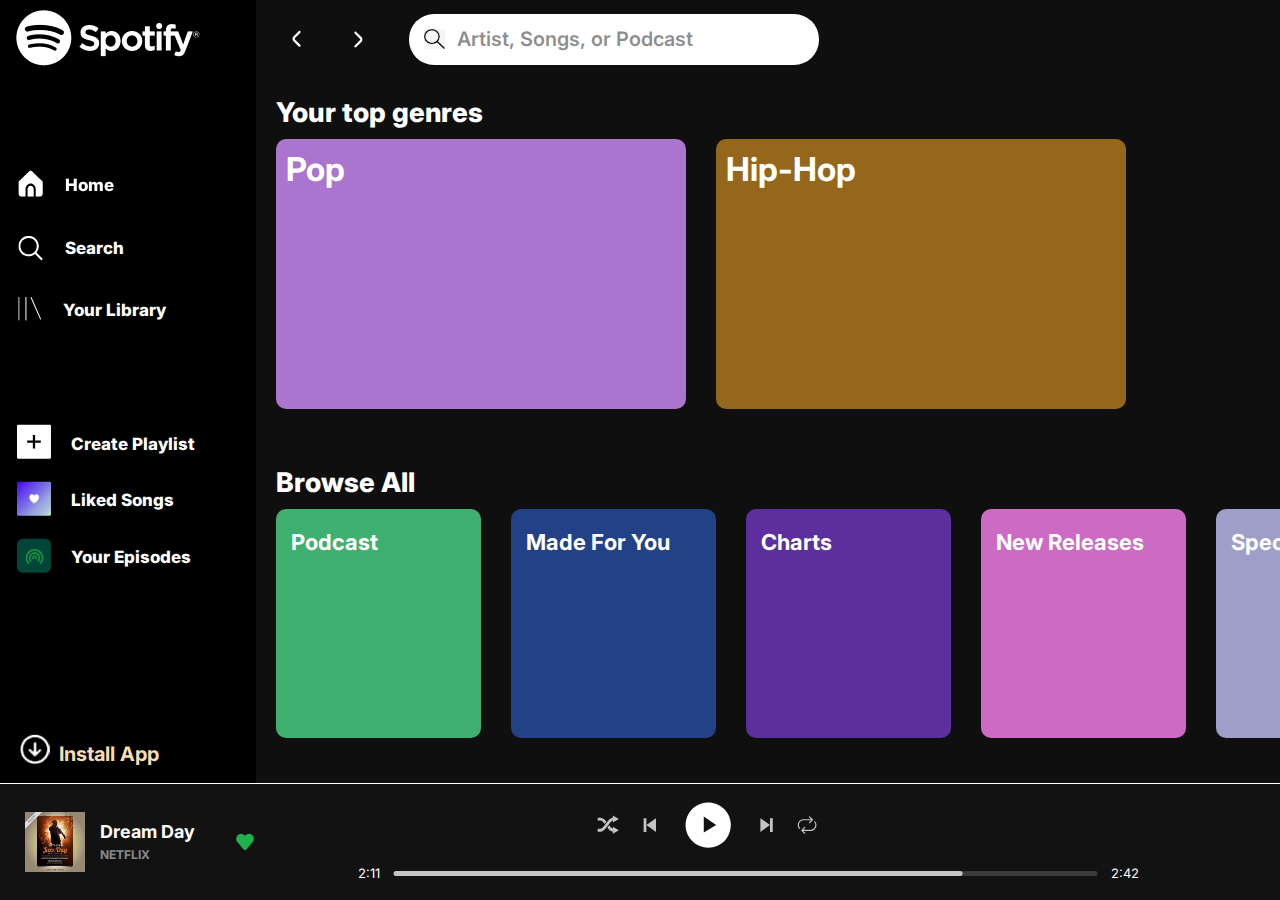
<file: index.html>
<!DOCTYPE html>
<html lang="en">
<head>
    <meta charset="UTF-8">
    <meta name="viewport" content="width=device-width, initial-scale=1.0">
    <title>Spotify Replica</title>
    <link rel="stylesheet" href="Style.css">
</head>
<body>
    <div class="NavBar">
        <div class="logo">
            <img src="Spotify_logo.png" alt="Spotify_Logo">
        </div>
        <div class="NavContainer">
            <div class="Home">
                <div style="margin-right: 20px; scale: 0.9;">
                    <svg width="28" height="31" viewBox="0 0 28 31" fill="none" xmlns="http://www.w3.org/2000/svg">
                    <g clip-path="url(#clip0_1895_894)">
                    <path d="M13.5871 17.7441C12.6862 17.7441 11.8222 18.1323 11.1852 18.8233C10.5482 19.5143 10.1903 20.4514 10.1903 21.4286V30.0576H16.9838V21.4286C16.9838 20.4514 16.626 19.5143 15.989 18.8233C15.3519 18.1323 14.488 17.7441 13.5871 17.7441Z" fill="white"/>
                    <path d="M15.102 1.5735C14.6862 1.16751 14.1465 0.942871 13.5871 0.942871C13.0276 0.942871 12.4879 1.16751 12.0721 1.5735L0 13.3589V26.1317C0 27.174 0.381731 28.1736 1.06122 28.9107C1.7407 29.6477 2.66228 30.0618 3.62322 30.0618H7.92579V21.4291C7.92579 19.8004 8.52225 18.2385 9.58394 17.0869C10.6456 15.9353 12.0856 15.2883 13.5871 15.2883C15.0885 15.2883 16.5285 15.9353 17.5902 17.0869C18.6519 18.2385 19.2484 19.8004 19.2484 21.4291V30.0581H23.5509C24.5119 30.0581 25.4334 29.644 26.1129 28.907C26.7924 28.1699 27.1741 27.1703 27.1741 26.128V13.3552L15.102 1.5735Z" fill="white"/>
                    </g>
                    <defs>
                    <clipPath id="clip0_1895_894">
                    <rect width="27.1741" height="29.4757" fill="white" transform="translate(0 0.550354)"/>
                    </clipPath>
                    </defs>
                    </svg>
                </div>
                Home
            </div>
            <div class="Search">
                <div style="margin-right: 20px; transform: translateY(2px); scale: 0.9;">
                    <svg width="28" height="28" viewBox="0 0 28 28" fill="none" xmlns="http://www.w3.org/2000/svg">
                    <g clip-path="url(#clip0_1895_897)">
                    <path d="M27.1739 26.1991L20.0837 19.1C21.9255 16.8446 22.831 13.9668 22.613 11.0617C22.395 8.1566 21.0701 5.44654 18.9125 3.49206C16.7548 1.53758 13.9294 0.488228 11.0207 0.561046C8.11201 0.633865 5.34252 1.82329 3.28511 3.88328C1.2277 5.94328 0.0397747 8.71625 -0.0329521 11.6286C-0.105679 14.541 0.942358 17.3699 2.89438 19.5303C4.8464 21.6907 7.55306 23.0172 10.4545 23.2355C13.3559 23.4537 16.2302 22.5471 18.4827 20.703L25.5729 27.8021L27.1739 26.1991ZM11.3223 21C9.53079 21 7.77951 20.4681 6.28992 19.4716C4.80033 18.475 3.63934 17.0585 2.95376 15.4013C2.26818 13.7441 2.0888 11.9205 2.4383 10.1612C2.78781 8.40193 3.65051 6.78591 4.9173 5.51752C6.18409 4.24914 7.79808 3.38536 9.55517 3.03541C11.3123 2.68546 13.1335 2.86507 14.7887 3.55151C16.4438 4.23796 17.8585 5.40041 18.8538 6.89187C19.8491 8.38334 20.3804 10.1368 20.3804 11.9306C20.3777 14.3351 19.4225 16.6404 17.7243 18.3407C16.0262 20.0409 13.7238 20.9973 11.3223 21Z" fill="white"/>
                    </g>
                    <defs>
                    <clipPath id="clip0_1895_897">
                    <rect width="27.1741" height="27.2083" fill="white" transform="translate(0 0.592896)"/>
                    </clipPath>
                    </defs>
                    </svg>
                        
                </div>
                Search
            </div>
            <div class="Library">
                <div style="margin-right: 20px; scale: 0.9;">
                    <svg width="26" height="27" viewBox="0 0 26 27" fill="none" xmlns="http://www.w3.org/2000/svg">
                    <rect y="0.501709" width="1.13226" height="26.0746" fill="white"/>
                    <rect x="7.92578" y="0.501709" width="1.13226" height="26.0746" fill="white"/>
                    <rect width="1.13249" height="26.8876" transform="matrix(0.91594 -0.401316 0.40047 0.91631 13.5871 0.956177)" fill="white"/>
                    </svg>
                        
                </div>
                Your Library
            </div>
        </div>
        <div class="otherContainer">
            <div class="CreatePlaylist" style="padding-left: 12px;">
                <div style="margin-right: 20px;">
                    <svg width="34" height="35" viewBox="0 0 34 35" fill="none" xmlns="http://www.w3.org/2000/svg">
                    <rect y="0.710083" width="33.9677" height="34.0104" rx="1.13226" fill="white"/>
                    <path d="M18.1161 16.5817V10.9133H15.8516V16.5817H10.1903V18.8491H15.8516V24.5175H18.1161V18.8491H23.7774V16.5817H18.1161Z" fill="black"/>
                    </svg>    
                </div>
                Create Playlist
            </div>
            <div class="likedSongs" style="padding: 12px;">
                <div style="margin-right: 20px;">
                    <svg width="34" height="35" viewBox="0 0 34 35" fill="none" xmlns="http://www.w3.org/2000/svg">
                    <path d="M0 1.85272C0 1.22739 0.506928 0.720459 1.13226 0.720459H32.8354C33.4608 0.720459 33.9677 1.22739 33.9677 1.85272V33.5986C33.9677 34.2239 33.4608 34.7309 32.8354 34.7309H1.13226C0.506929 34.7309 0 34.2239 0 33.5986V1.85272Z" fill="url(#paint0_linear_1895_880)"/>
                    <g clip-path="url(#clip0_1895_880)">
                    <path d="M19.4111 13.3413C18.9489 13.3485 18.4968 13.4777 18.1005 13.7158C17.7041 13.9539 17.3775 14.2925 17.1537 14.6975C16.9298 14.2925 16.6032 13.9539 16.2069 13.7158C15.8105 13.4777 15.3584 13.3485 14.8962 13.3413C14.1595 13.3734 13.4653 13.6961 12.9654 14.2389C12.4655 14.7818 12.2006 15.5007 12.2284 16.2386C12.2284 19.0228 16.7252 22.2386 16.9164 22.375L17.1537 22.5431L17.3909 22.375C17.5822 22.2394 22.079 19.0228 22.079 16.2386C22.1068 15.5007 21.8418 14.7818 21.3419 14.2389C20.842 13.6961 20.1479 13.3734 19.4111 13.3413V13.3413Z" fill="white"/>
                    </g>
                    <defs>
                    <linearGradient id="paint0_linear_1895_880" x1="0" y1="0.720459" x2="34.0104" y2="34.6881" gradientUnits="userSpaceOnUse">
                    <stop stop-color="#4000F4"/>
                    <stop offset="0.224829" stop-color="#603AED"/>
                    <stop offset="0.469313" stop-color="#7C6EE6"/>
                    <stop offset="0.657091" stop-color="#979FE1"/>
                    <stop offset="0.77684" stop-color="#A2B3DE"/>
                    <stop offset="0.889332" stop-color="#ADC8DC"/>
                    <stop offset="1" stop-color="#C0ECD7"/>
                    </linearGradient>
                    <clipPath id="clip0_1895_880">
                    <path d="M12.2283 14.0966C12.2283 13.4713 12.7352 12.9644 13.3605 12.9644H20.9466C21.572 12.9644 22.0789 13.4713 22.0789 14.0966V21.6951C22.0789 22.3204 21.572 22.8274 20.9466 22.8274H13.3605C12.7352 22.8274 12.2283 22.3204 12.2283 21.6951V14.0966Z" fill="white"/>
                    </clipPath>
                    </defs>
                    </svg>                        
                </div>
                Liked Songs
            </div>
            <div class="Episodes" style="padding-left: 12px;">
                <div style="margin-right: 20px;">
                    <svg width="34" height="35" viewBox="0 0 34 35" fill="none" xmlns="http://www.w3.org/2000/svg">
                    <rect y="0.730957" width="33.9677" height="34.0104" rx="5.66128" fill="#004638"/>
                    <path d="M12.4459 25.0193C11.4365 24.0085 10.749 22.7207 10.4705 21.3188C10.192 19.9169 10.3349 18.4637 10.8813 17.1431C11.4276 15.8225 12.3528 14.6938 13.5398 13.8997C14.7268 13.1055 16.1223 12.6817 17.5499 12.6817C18.9776 12.6817 20.3731 13.1055 21.5601 13.8997C22.7471 14.6938 23.6723 15.8225 24.2186 17.1431C24.7649 18.4637 24.9079 19.9169 24.6294 21.3188C24.3509 22.7207 23.6634 24.0085 22.654 25.0193L23.788 26.1547C24.6084 25.3354 25.2591 24.3618 25.7026 23.29C26.146 22.2181 26.3736 21.069 26.3721 19.9088C26.3721 15.0305 22.4222 11.0756 17.5499 11.0756C12.6777 11.0756 8.72778 15.0305 8.72778 19.9088C8.72778 22.3484 9.71506 24.5567 11.3119 26.1547L12.4459 25.0193V25.0193Z" fill="#159643"/>
                    <path d="M21.5199 23.8838C22.305 23.0977 22.8397 22.0961 23.0562 21.0057C23.2728 19.9153 23.1616 18.7851 22.7367 17.758C22.3117 16.7309 21.5921 15.853 20.6689 15.2354C19.7457 14.6177 18.6603 14.2881 17.55 14.2881C16.4396 14.2881 15.3542 14.6177 14.431 15.2354C13.5078 15.853 12.7882 16.7309 12.3633 17.758C11.9383 18.7851 11.8271 19.9153 12.0437 21.0057C12.2603 22.0961 12.7949 23.0977 13.58 23.8838L14.7148 22.7483C14.154 22.1868 13.7721 21.4714 13.6173 20.6925C13.4626 19.9137 13.542 19.1064 13.8455 18.3727C14.149 17.639 14.663 17.0119 15.3225 16.5707C15.9819 16.1296 16.7572 15.8941 17.5504 15.8941C18.3435 15.8941 19.1188 16.1296 19.7782 16.5707C20.4377 17.0119 20.9517 17.639 21.2552 18.3727C21.5587 19.1064 21.6381 19.9137 21.4834 20.6925C21.3286 21.4714 20.9467 22.1868 20.3859 22.7483L21.5199 23.8838Z" fill="#159643"/>
                    <path d="M19.251 21.612C19.5875 21.2751 19.8166 20.8458 19.9094 20.3785C20.0022 19.9112 19.9545 19.4269 19.7724 18.9867C19.5903 18.5465 19.2819 18.1703 18.8862 17.9056C18.4906 17.6409 18.0254 17.4996 17.5495 17.4996C17.0737 17.4996 16.6085 17.6409 16.2129 17.9056C15.8172 18.1703 15.5088 18.5465 15.3267 18.9867C15.1446 19.4269 15.0969 19.9112 15.1897 20.3785C15.2825 20.8458 15.5116 21.2751 15.8481 21.612L16.9829 20.4766C16.8707 20.3643 16.7943 20.2212 16.7634 20.0654C16.7324 19.9096 16.7483 19.7481 16.809 19.6014C16.8696 19.4547 16.9724 19.3292 17.1043 19.241C17.2362 19.1527 17.3913 19.1056 17.5499 19.1056C17.7086 19.1056 17.8636 19.1527 17.9955 19.241C18.1274 19.3292 18.2302 19.4547 18.2909 19.6014C18.3516 19.7481 18.3675 19.9096 18.3365 20.0654C18.3056 20.2212 18.2292 20.3643 18.117 20.4766L19.251 21.612V21.612Z" fill="#159643"/>
                    </svg>
                         
                </div>
                Your Episodes
            </div>
        </div>
        <div class="InstallApp" style="display: flex; align-items: center; padding-left: 12px;">
            <div style="height: 100%; width: 20%; margin-right: -7px; object-fit: contain;">
                <img src="install-open.png" alt="">
            </div>
            Install App
        </div>
    </div>
    <div class="Content">
        <div class="Header">
            <div class="LeftButton">
                <div style="object-fit: contain; height: 100%; width: 100%; display: flex; align-items: center; justify-content: center;">
                    <svg width="28" height="28" viewBox="0 0 28 28" fill="none" xmlns="http://www.w3.org/2000/svg">
                    <path d="M12.0598 14.5981C11.9537 14.4928 11.8695 14.3676 11.812 14.2296C11.7545 14.0916 11.7249 13.9437 11.7249 13.7942C11.7249 13.6447 11.7545 13.4967 11.812 13.3587C11.8695 13.2208 11.9537 13.0955 12.0598 12.9903L17.2569 7.80455C17.363 7.69929 17.4473 7.57406 17.5047 7.43609C17.5622 7.29811 17.5918 7.15012 17.5918 7.00065C17.5918 6.85117 17.5622 6.70318 17.5047 6.56521C17.4473 6.42723 17.363 6.302 17.2569 6.19674C17.0448 5.98586 16.7578 5.86749 16.4587 5.86749C16.1595 5.86749 15.8726 5.98586 15.6604 6.19674L10.4634 11.3938C9.82726 12.0307 9.46997 12.894 9.46997 13.7942C9.46997 14.6943 9.82726 15.5577 10.4634 16.1946L15.6604 21.3916C15.8713 21.6008 16.156 21.7187 16.453 21.72C16.602 21.7208 16.7497 21.6923 16.8877 21.6359C17.0256 21.5796 17.1511 21.4966 17.2569 21.3916C17.363 21.2864 17.4473 21.1611 17.5047 21.0232C17.5622 20.8852 17.5918 20.7372 17.5918 20.5877C17.5918 20.4383 17.5622 20.2903 17.5047 20.1523C17.4473 20.0143 17.363 19.8891 17.2569 19.7838L12.0598 14.5981Z" fill="white"/>
                    </svg>
                </div>
            </div>
            <div class="RightButton">
                <div style="object-fit: contain; height: 100%; width: 100%; display: flex; align-items: center; justify-content: center; transform: rotate(180deg);">
                    <svg width="28" height="28" viewBox="0 0 28 28" fill="none" xmlns="http://www.w3.org/2000/svg">
                    <path d="M12.0598 14.5981C11.9537 14.4928 11.8695 14.3676 11.812 14.2296C11.7545 14.0916 11.7249 13.9437 11.7249 13.7942C11.7249 13.6447 11.7545 13.4967 11.812 13.3587C11.8695 13.2208 11.9537 13.0955 12.0598 12.9903L17.2569 7.80455C17.363 7.69929 17.4473 7.57406 17.5047 7.43609C17.5622 7.29811 17.5918 7.15012 17.5918 7.00065C17.5918 6.85117 17.5622 6.70318 17.5047 6.56521C17.4473 6.42723 17.363 6.302 17.2569 6.19674C17.0448 5.98586 16.7578 5.86749 16.4587 5.86749C16.1595 5.86749 15.8726 5.98586 15.6604 6.19674L10.4634 11.3938C9.82726 12.0307 9.46997 12.894 9.46997 13.7942C9.46997 14.6943 9.82726 15.5577 10.4634 16.1946L15.6604 21.3916C15.8713 21.6008 16.156 21.7187 16.453 21.72C16.602 21.7208 16.7497 21.6923 16.8877 21.6359C17.0256 21.5796 17.1511 21.4966 17.2569 21.3916C17.363 21.2864 17.4473 21.1611 17.5047 21.0232C17.5622 20.8852 17.5918 20.7372 17.5918 20.5877C17.5918 20.4383 17.5622 20.2903 17.5047 20.1523C17.4473 20.0143 17.363 19.8891 17.2569 19.7838L12.0598 14.5981Z" fill="white"/>
                    </svg>
                </div>
            </div>
            <div class="SearchContainer">
                <div class="SearchIcon">
                    <img src="Search_Button.png" alt="" style="object-fit: contain; height: 100%; width: 100%; scale: 1.0;">
                </div>
                <div class="SearchText">Artist, Songs, or Podcast</div>
            </div>
        </div>
        <div class="Genres">
            <div class="GenreText">Your top genres</div>
            <div class="GenreContainer">
                <div class="GenreScrollContainer" style="width: fit-content; height: 100%; position: relative; display: flex; flex-direction: row;">
                    <div class="GenreList">Pop</div>
                    <div class="GenreList">Hip-Hop</div>
                </div>
            </div>
        </div>
        <div class="AllSongs">
            <div class="SongText">Browse All</div>
            <div class="SongsContainer">
                <div class="ScrollContainer" style="width: fit-content; height: 100%; position: relative; display: flex; flex-direction: row;">
                    <div class="Songs">Podcast</div>
                    <div class="Songs">Made For You</div>
                    <div class="Songs">Charts</div>
                    <div class="Songs">New Releases</div>
                    <div class="Songs">Special Releases</div>
                </div>
            </div>
        </div>
    </div>
    <div class="PlaySlides" style="display: flex; align-items: center;">
        <div class="SongIcon" style="width: 50px; height: 50px;">
            <img src="Jazz_Day.jfif" alt="" style="object-fit: contain; width: 100%; height: 100%; margin-left: 30px; scale: 1.2;">
        </div>
        <div class="SongName" style="position: absolute; left: 100px; font-size: 18px; font-family: Inter; color: white; top: 50%; transform: translateY(-100%); font-weight: bolder;">Dream Day</div>
        <div class="Artist" style="position: absolute; left: 100px; font-size: 12px; font-family: Inter; color: white; top: 50%; transform: translateY(30%); font-weight: bolder; opacity: 0.5;">NETFLIX</div>
        <div class="HeartIcon" style="position: absolute; width: 30px; height: 30px; left: 230px;">
            <img src="Heart_Image_1.png" alt="" style="object-fit: contain; width: 100%; height: 100%; scale: 2;">
        </div>
        <div class="PlayControls">
            <div class="OtherControlContainer" style="position: absolute; right: 35%; width: 250px; height: 40%; top: 20px; display: flex; align-items: center; justify-content: space-evenly;">
                <div class="shuffle">
                    <div>
                        <svg width="26" height="26" viewBox="0 0 26 26" fill="none" xmlns="http://www.w3.org/2000/svg">
                        <path d="M17.8299 16.7752C17.336 16.6194 16.7055 16.2134 15.9999 15.507C15.3942 14.914 14.7693 14.1501 14.13 13.3174C13.9765 13.5212 13.8239 13.725 13.6705 13.9327C13.2525 14.4985 12.825 15.0699 12.3895 15.6317C13.911 17.4776 15.4901 19.29 17.8315 19.5889V21.7465L23.8688 18.2623L17.8307 14.7758V16.7752H17.8299ZM7.76583 9.80691C8.36996 10.3983 8.99487 11.1622 9.63576 11.9949C9.79078 11.7855 9.94741 11.5793 10.104 11.3652C10.5215 10.7982 10.9456 10.2361 11.3762 9.67905C9.75243 7.71003 8.07349 5.7578 5.46598 5.6643H2.66908V8.4612H5.46598C5.9894 8.43962 6.81009 8.84877 7.76583 9.80611V9.80691ZM17.8299 8.53392V10.5605L23.868 7.07394L17.8299 3.5874V5.70266C16.3084 5.87846 15.0929 6.77986 14.0341 7.81552C12.2784 9.56078 10.7441 11.9453 9.22981 13.8408C7.73786 15.7883 6.24112 16.947 5.46438 16.8535H2.66748V19.6504H5.46438C7.21044 19.6264 8.56494 18.6387 9.73165 17.4984C11.4849 15.7531 13.0208 13.3694 14.5343 11.4747C15.7674 9.86285 16.9988 8.80562 17.8299 8.53392V8.53392Z" fill="#C4C4C4"/>
                        </svg>                            
                    </div>
                </div>
                <div class="reverse">
                    <div>
                        <svg width="35" height="34" viewBox="0 0 35 34" fill="none" xmlns="http://www.w3.org/2000/svg">
                        <path d="M23.0121 10.1748L13.3783 17.0561L23.0121 23.9373V10.1748ZM13.3783 17.0561V10.1748H10.6258V23.9373H13.3783V17.0561Z" fill="#C4C4C4"/>
                        </svg>                            
                    </div>
                </div>
                <div class="play">
                    <div>
                        <svg width="55" height="56" viewBox="0 0 55 56" fill="none" xmlns="http://www.w3.org/2000/svg">
                        <path d="M27.192 5.41455C22.7139 5.41455 18.3364 6.74246 14.613 9.23034C10.8896 11.7182 7.9876 15.2544 6.27391 19.3916C4.56023 23.5288 4.11185 28.0812 4.98548 32.4733C5.85911 36.8653 8.01551 40.8997 11.182 44.0661C14.3485 47.2326 18.3828 49.389 22.7748 50.2626C27.1669 51.1363 31.7193 50.6879 35.8566 48.9742C39.9938 47.2605 43.5299 44.3585 46.0178 40.6351C48.5057 36.9117 49.8336 32.5342 49.8336 28.0561C49.8336 25.0828 49.2479 22.1386 48.1101 19.3916C46.9722 16.6446 45.3045 14.1486 43.202 12.0461C41.0995 9.94365 38.6036 8.27588 35.8566 7.13804C33.1096 6.00019 30.1653 5.41455 27.192 5.41455ZM22.7748 35.5145V19.4054L35.1831 28.0561L22.7748 35.5145Z" fill="white"/>
                        </svg>                            
                    </div>
                </div>
                <div class="forward">
                    <div>
                        <svg width="34" height="34" viewBox="0 0 34 34" fill="none" xmlns="http://www.w3.org/2000/svg">
                        <path d="M11.3719 10.1748L21.0056 17.0561L11.3719 23.9373V10.1748ZM21.0056 17.0561V10.1748H23.7581V23.9373H21.0056V17.0561Z" fill="#C4C4C4"/>
                        </svg>
                            
                    </div>
                </div>
                <div class="loop">
                    <div>
                        <svg width="24" height="24" viewBox="0 0 24 24" fill="none" xmlns="http://www.w3.org/2000/svg">
                        <path d="M19.7305 8.15425C19.8664 8.15425 19.9918 8.20113 20.0915 8.27966L20.17 8.3535L20.1899 8.37694C20.8708 9.22087 21.3042 10.2372 21.4419 11.3128C21.5796 12.3884 21.4161 13.4811 20.9697 14.4693C20.5232 15.4576 19.8114 16.3025 18.9133 16.9102C18.0152 17.5179 16.9661 17.8645 15.8827 17.9114L15.6284 17.9161H8.59615C8.4777 17.9162 8.35927 17.9126 8.24102 17.9056L10.1831 19.8453C10.28 19.9424 10.3397 20.0704 10.3519 20.2071C10.3642 20.3437 10.328 20.4803 10.2499 20.5931L10.1831 20.6751C10.086 20.772 9.95795 20.8318 9.82131 20.844C9.68467 20.8562 9.54808 20.82 9.43533 20.7419L9.35329 20.6751L6.4232 17.745C6.3263 17.6479 6.26654 17.5199 6.25434 17.3832C6.24213 17.2466 6.27824 17.11 6.35639 16.9973L6.4232 16.9152L9.35329 13.9851C9.45665 13.8813 9.59515 13.82 9.74149 13.8132C9.88784 13.8064 10.0314 13.8547 10.1439 13.9485C10.2564 14.0424 10.3297 14.1749 10.3493 14.3201C10.3689 14.4653 10.3335 14.6126 10.2499 14.7329L10.1831 14.8149L8.26447 16.7324L8.42855 16.7417L8.59615 16.7441H15.6284C16.5137 16.7442 17.3809 16.4936 18.1298 16.0213C18.8786 15.549 19.4784 14.8743 19.8597 14.0753C20.2411 13.2763 20.3884 12.3857 20.2846 11.5065C20.1809 10.6272 19.8303 9.79537 19.2734 9.10712C19.2046 9.02095 19.1615 8.91711 19.149 8.80755C19.1366 8.69798 19.1553 8.58713 19.2031 8.48773C19.2508 8.38833 19.3256 8.30441 19.4189 8.24563C19.5122 8.18685 19.6202 8.15558 19.7305 8.15542V8.15425ZM14.0414 3.43681C14.1385 3.33992 14.2666 3.28016 14.4032 3.26795C14.5398 3.25574 14.6764 3.29186 14.7892 3.37001L14.8712 3.43681L17.8013 6.3669L17.8681 6.44894C17.9357 6.5468 17.9718 6.6629 17.9718 6.7818C17.9718 6.9007 17.9357 7.0168 17.8681 7.11466L17.8013 7.1967L14.8712 10.1268L14.7892 10.1936C14.6913 10.2611 14.5752 10.2973 14.4563 10.2973C14.3374 10.2973 14.2213 10.2611 14.1235 10.1936L14.0414 10.1268L13.9746 10.0447C13.9071 9.94688 13.8709 9.83079 13.8709 9.71189C13.8709 9.59298 13.9071 9.47689 13.9746 9.37903L14.0414 9.29699L15.96 7.37954L15.796 7.37016L15.6284 7.36782H8.59615C7.71007 7.36776 6.84211 7.61883 6.09288 8.0919C5.34366 8.56498 4.74384 9.2407 4.36295 10.0407C3.98207 10.8408 3.83571 11.7324 3.94085 12.6122C4.04598 13.492 4.39831 14.3241 4.95698 15.0118C5.05039 15.1363 5.09052 15.2928 5.06854 15.4469C5.04656 15.601 4.96427 15.74 4.83978 15.8334C4.77814 15.8797 4.70799 15.9133 4.63334 15.9325C4.55869 15.9516 4.481 15.9559 4.40471 15.945C4.25063 15.923 4.11159 15.8407 4.01818 15.7162C3.34195 14.871 2.91304 13.855 2.77899 12.7809C2.64495 11.7068 2.81103 10.6165 3.2588 9.63105C3.70657 8.64556 4.41854 7.80335 5.31576 7.19781C6.21298 6.59227 7.26038 6.24706 8.34182 6.20047L8.59615 6.19578H15.6284C15.7479 6.19578 15.8663 6.1993 15.9835 6.20633L14.0414 4.26662L13.9746 4.18457C13.8965 4.07182 13.8604 3.93523 13.8726 3.79859C13.8848 3.66195 13.9445 3.53392 14.0414 3.43681V3.43681Z" fill="#C4C4C4"/>
                        </svg>                            
                    </div>
                </div>
            </div>
            <div class="playBar">
                <div class="CurrentTime" style="position: absolute; left: 28%; top: 75%; transform: translateY(-40%); font-family: Inter; color: white; font-size: 13px;">2:11</div>
                <div class="Bar" style="position: absolute; width: 55%; height: 5px; background-color: rgba(155, 152, 152, 0.3); left: 50%; transform: translateX(-35%); top: 75%; border-radius: 10px;">
                    <div class="innerLine" style="height: 100%; width: 80.86%; background-color: #c6c3c3; border-radius: 10px;"></div>
                </div>
                <div class="TotalTime" style="position: absolute; right: 11%; top: 75%; transform: translateY(-40%); font-family: Inter; color: white; font-size: 13px;">2:42</div>
            </div>
        </div>
    </div>
</body>
</html>
</file>
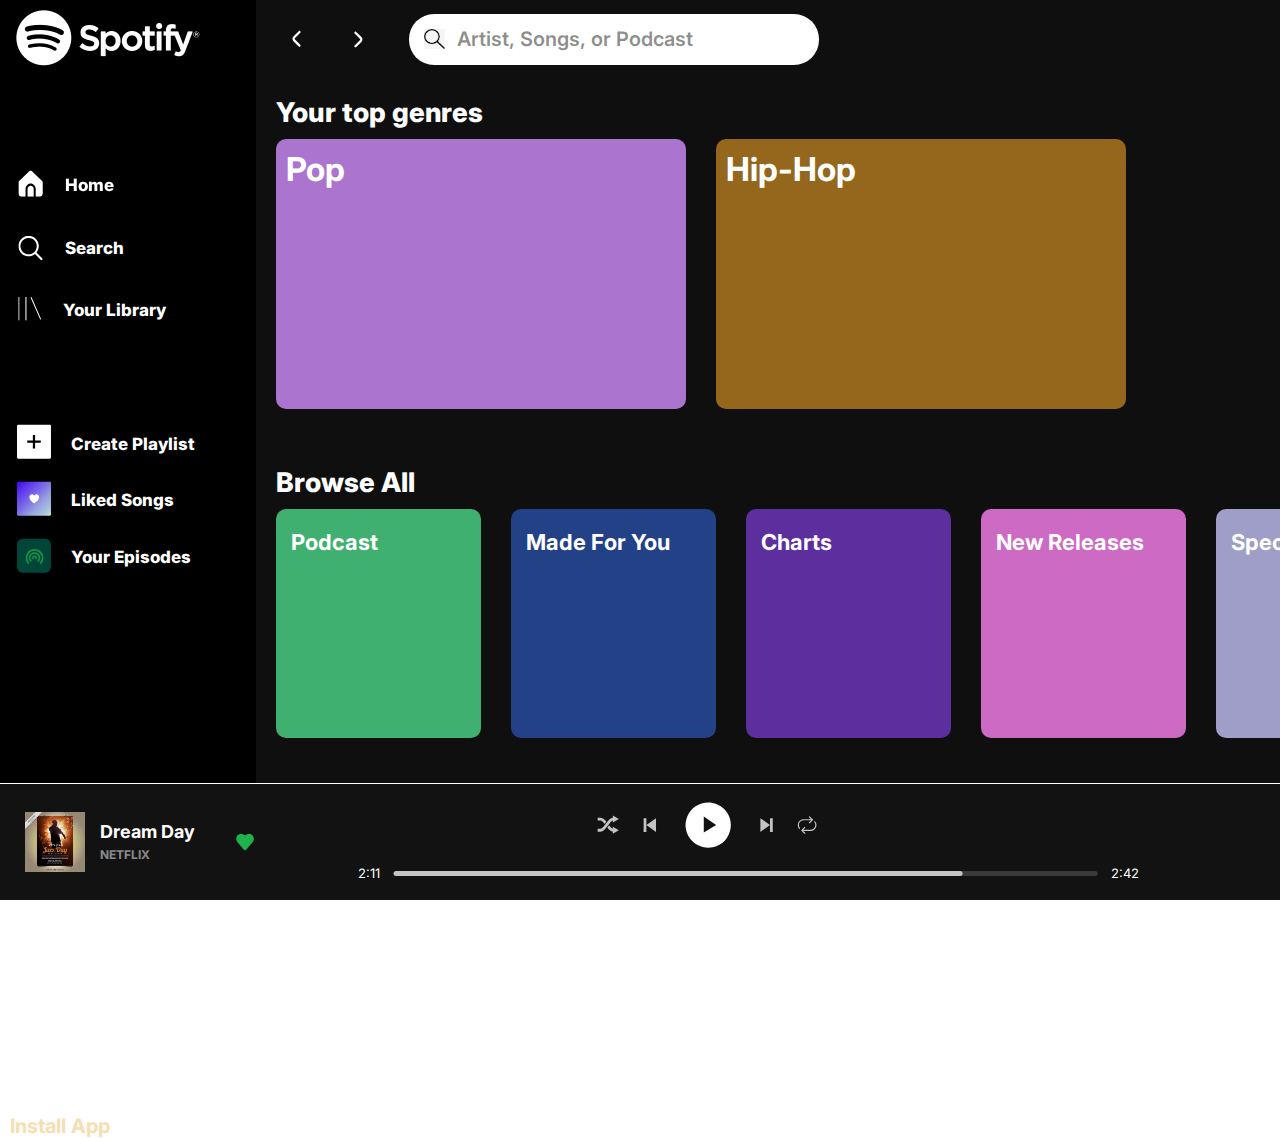
<file: Replica.html>
<!DOCTYPE html>
<html lang="en">
<head>
    <meta charset="UTF-8">
    <meta name="viewport" content="width=device-width, initial-scale=1.0">
    <title>Spotify Replica</title>
    <link rel="stylesheet" href="Style.css">
</head>
<body>
    <div class="NavBar">
        <div class="logo">
            <img src="Spotify_logo.png" alt="Spotify_Logo">
        </div>
        <div class="NavContainer">
            <div class="Home">
                <div style="margin-right: 20px; scale: 0.9;">
                    <svg width="28" height="31" viewBox="0 0 28 31" fill="none" xmlns="http://www.w3.org/2000/svg">
                    <g clip-path="url(#clip0_1895_894)">
                    <path d="M13.5871 17.7441C12.6862 17.7441 11.8222 18.1323 11.1852 18.8233C10.5482 19.5143 10.1903 20.4514 10.1903 21.4286V30.0576H16.9838V21.4286C16.9838 20.4514 16.626 19.5143 15.989 18.8233C15.3519 18.1323 14.488 17.7441 13.5871 17.7441Z" fill="white"/>
                    <path d="M15.102 1.5735C14.6862 1.16751 14.1465 0.942871 13.5871 0.942871C13.0276 0.942871 12.4879 1.16751 12.0721 1.5735L0 13.3589V26.1317C0 27.174 0.381731 28.1736 1.06122 28.9107C1.7407 29.6477 2.66228 30.0618 3.62322 30.0618H7.92579V21.4291C7.92579 19.8004 8.52225 18.2385 9.58394 17.0869C10.6456 15.9353 12.0856 15.2883 13.5871 15.2883C15.0885 15.2883 16.5285 15.9353 17.5902 17.0869C18.6519 18.2385 19.2484 19.8004 19.2484 21.4291V30.0581H23.5509C24.5119 30.0581 25.4334 29.644 26.1129 28.907C26.7924 28.1699 27.1741 27.1703 27.1741 26.128V13.3552L15.102 1.5735Z" fill="white"/>
                    </g>
                    <defs>
                    <clipPath id="clip0_1895_894">
                    <rect width="27.1741" height="29.4757" fill="white" transform="translate(0 0.550354)"/>
                    </clipPath>
                    </defs>
                    </svg>
                </div>
                Home
            </div>
            <div class="Search">
                <div style="margin-right: 20px; transform: translateY(2px); scale: 0.9;">
                    <svg width="28" height="28" viewBox="0 0 28 28" fill="none" xmlns="http://www.w3.org/2000/svg">
                    <g clip-path="url(#clip0_1895_897)">
                    <path d="M27.1739 26.1991L20.0837 19.1C21.9255 16.8446 22.831 13.9668 22.613 11.0617C22.395 8.1566 21.0701 5.44654 18.9125 3.49206C16.7548 1.53758 13.9294 0.488228 11.0207 0.561046C8.11201 0.633865 5.34252 1.82329 3.28511 3.88328C1.2277 5.94328 0.0397747 8.71625 -0.0329521 11.6286C-0.105679 14.541 0.942358 17.3699 2.89438 19.5303C4.8464 21.6907 7.55306 23.0172 10.4545 23.2355C13.3559 23.4537 16.2302 22.5471 18.4827 20.703L25.5729 27.8021L27.1739 26.1991ZM11.3223 21C9.53079 21 7.77951 20.4681 6.28992 19.4716C4.80033 18.475 3.63934 17.0585 2.95376 15.4013C2.26818 13.7441 2.0888 11.9205 2.4383 10.1612C2.78781 8.40193 3.65051 6.78591 4.9173 5.51752C6.18409 4.24914 7.79808 3.38536 9.55517 3.03541C11.3123 2.68546 13.1335 2.86507 14.7887 3.55151C16.4438 4.23796 17.8585 5.40041 18.8538 6.89187C19.8491 8.38334 20.3804 10.1368 20.3804 11.9306C20.3777 14.3351 19.4225 16.6404 17.7243 18.3407C16.0262 20.0409 13.7238 20.9973 11.3223 21Z" fill="white"/>
                    </g>
                    <defs>
                    <clipPath id="clip0_1895_897">
                    <rect width="27.1741" height="27.2083" fill="white" transform="translate(0 0.592896)"/>
                    </clipPath>
                    </defs>
                    </svg>
                        
                </div>
                Search
            </div>
            <div class="Library">
                <div style="margin-right: 20px; scale: 0.9;">
                    <svg width="26" height="27" viewBox="0 0 26 27" fill="none" xmlns="http://www.w3.org/2000/svg">
                    <rect y="0.501709" width="1.13226" height="26.0746" fill="white"/>
                    <rect x="7.92578" y="0.501709" width="1.13226" height="26.0746" fill="white"/>
                    <rect width="1.13249" height="26.8876" transform="matrix(0.91594 -0.401316 0.40047 0.91631 13.5871 0.956177)" fill="white"/>
                    </svg>
                        
                </div>
                Your Library
            </div>
        </div>
        <div class="otherContainer">
            <div class="CreatePlaylist" style="padding-left: 12px;">
                <div style="margin-right: 20px;">
                    <svg width="34" height="35" viewBox="0 0 34 35" fill="none" xmlns="http://www.w3.org/2000/svg">
                    <rect y="0.710083" width="33.9677" height="34.0104" rx="1.13226" fill="white"/>
                    <path d="M18.1161 16.5817V10.9133H15.8516V16.5817H10.1903V18.8491H15.8516V24.5175H18.1161V18.8491H23.7774V16.5817H18.1161Z" fill="black"/>
                    </svg>    
                </div>
                Create Playlist
            </div>
            <div class="likedSongs" style="padding: 12px;">
                <div style="margin-right: 20px;">
                    <svg width="34" height="35" viewBox="0 0 34 35" fill="none" xmlns="http://www.w3.org/2000/svg">
                    <path d="M0 1.85272C0 1.22739 0.506928 0.720459 1.13226 0.720459H32.8354C33.4608 0.720459 33.9677 1.22739 33.9677 1.85272V33.5986C33.9677 34.2239 33.4608 34.7309 32.8354 34.7309H1.13226C0.506929 34.7309 0 34.2239 0 33.5986V1.85272Z" fill="url(#paint0_linear_1895_880)"/>
                    <g clip-path="url(#clip0_1895_880)">
                    <path d="M19.4111 13.3413C18.9489 13.3485 18.4968 13.4777 18.1005 13.7158C17.7041 13.9539 17.3775 14.2925 17.1537 14.6975C16.9298 14.2925 16.6032 13.9539 16.2069 13.7158C15.8105 13.4777 15.3584 13.3485 14.8962 13.3413C14.1595 13.3734 13.4653 13.6961 12.9654 14.2389C12.4655 14.7818 12.2006 15.5007 12.2284 16.2386C12.2284 19.0228 16.7252 22.2386 16.9164 22.375L17.1537 22.5431L17.3909 22.375C17.5822 22.2394 22.079 19.0228 22.079 16.2386C22.1068 15.5007 21.8418 14.7818 21.3419 14.2389C20.842 13.6961 20.1479 13.3734 19.4111 13.3413V13.3413Z" fill="white"/>
                    </g>
                    <defs>
                    <linearGradient id="paint0_linear_1895_880" x1="0" y1="0.720459" x2="34.0104" y2="34.6881" gradientUnits="userSpaceOnUse">
                    <stop stop-color="#4000F4"/>
                    <stop offset="0.224829" stop-color="#603AED"/>
                    <stop offset="0.469313" stop-color="#7C6EE6"/>
                    <stop offset="0.657091" stop-color="#979FE1"/>
                    <stop offset="0.77684" stop-color="#A2B3DE"/>
                    <stop offset="0.889332" stop-color="#ADC8DC"/>
                    <stop offset="1" stop-color="#C0ECD7"/>
                    </linearGradient>
                    <clipPath id="clip0_1895_880">
                    <path d="M12.2283 14.0966C12.2283 13.4713 12.7352 12.9644 13.3605 12.9644H20.9466C21.572 12.9644 22.0789 13.4713 22.0789 14.0966V21.6951C22.0789 22.3204 21.572 22.8274 20.9466 22.8274H13.3605C12.7352 22.8274 12.2283 22.3204 12.2283 21.6951V14.0966Z" fill="white"/>
                    </clipPath>
                    </defs>
                    </svg>                        
                </div>
                Liked Songs
            </div>
            <div class="Episodes" style="padding-left: 12px;">
                <div style="margin-right: 20px;">
                    <svg width="34" height="35" viewBox="0 0 34 35" fill="none" xmlns="http://www.w3.org/2000/svg">
                    <rect y="0.730957" width="33.9677" height="34.0104" rx="5.66128" fill="#004638"/>
                    <path d="M12.4459 25.0193C11.4365 24.0085 10.749 22.7207 10.4705 21.3188C10.192 19.9169 10.3349 18.4637 10.8813 17.1431C11.4276 15.8225 12.3528 14.6938 13.5398 13.8997C14.7268 13.1055 16.1223 12.6817 17.5499 12.6817C18.9776 12.6817 20.3731 13.1055 21.5601 13.8997C22.7471 14.6938 23.6723 15.8225 24.2186 17.1431C24.7649 18.4637 24.9079 19.9169 24.6294 21.3188C24.3509 22.7207 23.6634 24.0085 22.654 25.0193L23.788 26.1547C24.6084 25.3354 25.2591 24.3618 25.7026 23.29C26.146 22.2181 26.3736 21.069 26.3721 19.9088C26.3721 15.0305 22.4222 11.0756 17.5499 11.0756C12.6777 11.0756 8.72778 15.0305 8.72778 19.9088C8.72778 22.3484 9.71506 24.5567 11.3119 26.1547L12.4459 25.0193V25.0193Z" fill="#159643"/>
                    <path d="M21.5199 23.8838C22.305 23.0977 22.8397 22.0961 23.0562 21.0057C23.2728 19.9153 23.1616 18.7851 22.7367 17.758C22.3117 16.7309 21.5921 15.853 20.6689 15.2354C19.7457 14.6177 18.6603 14.2881 17.55 14.2881C16.4396 14.2881 15.3542 14.6177 14.431 15.2354C13.5078 15.853 12.7882 16.7309 12.3633 17.758C11.9383 18.7851 11.8271 19.9153 12.0437 21.0057C12.2603 22.0961 12.7949 23.0977 13.58 23.8838L14.7148 22.7483C14.154 22.1868 13.7721 21.4714 13.6173 20.6925C13.4626 19.9137 13.542 19.1064 13.8455 18.3727C14.149 17.639 14.663 17.0119 15.3225 16.5707C15.9819 16.1296 16.7572 15.8941 17.5504 15.8941C18.3435 15.8941 19.1188 16.1296 19.7782 16.5707C20.4377 17.0119 20.9517 17.639 21.2552 18.3727C21.5587 19.1064 21.6381 19.9137 21.4834 20.6925C21.3286 21.4714 20.9467 22.1868 20.3859 22.7483L21.5199 23.8838Z" fill="#159643"/>
                    <path d="M19.251 21.612C19.5875 21.2751 19.8166 20.8458 19.9094 20.3785C20.0022 19.9112 19.9545 19.4269 19.7724 18.9867C19.5903 18.5465 19.2819 18.1703 18.8862 17.9056C18.4906 17.6409 18.0254 17.4996 17.5495 17.4996C17.0737 17.4996 16.6085 17.6409 16.2129 17.9056C15.8172 18.1703 15.5088 18.5465 15.3267 18.9867C15.1446 19.4269 15.0969 19.9112 15.1897 20.3785C15.2825 20.8458 15.5116 21.2751 15.8481 21.612L16.9829 20.4766C16.8707 20.3643 16.7943 20.2212 16.7634 20.0654C16.7324 19.9096 16.7483 19.7481 16.809 19.6014C16.8696 19.4547 16.9724 19.3292 17.1043 19.241C17.2362 19.1527 17.3913 19.1056 17.5499 19.1056C17.7086 19.1056 17.8636 19.1527 17.9955 19.241C18.1274 19.3292 18.2302 19.4547 18.2909 19.6014C18.3516 19.7481 18.3675 19.9096 18.3365 20.0654C18.3056 20.2212 18.2292 20.3643 18.117 20.4766L19.251 21.612V21.612Z" fill="#159643"/>
                    </svg>
                         
                </div>
                Your Episodes
            </div>
        </div>
        <div class="InstallApp">
            <img src="Download_Icon.png" alt="">
            Install App
        </div>
    </div>
    <div class="Content">
        <div class="Header">
            <div class="LeftButton">
                <div style="object-fit: contain; height: 100%; width: 100%; display: flex; align-items: center; justify-content: center;">
                    <svg width="28" height="28" viewBox="0 0 28 28" fill="none" xmlns="http://www.w3.org/2000/svg">
                    <path d="M12.0598 14.5981C11.9537 14.4928 11.8695 14.3676 11.812 14.2296C11.7545 14.0916 11.7249 13.9437 11.7249 13.7942C11.7249 13.6447 11.7545 13.4967 11.812 13.3587C11.8695 13.2208 11.9537 13.0955 12.0598 12.9903L17.2569 7.80455C17.363 7.69929 17.4473 7.57406 17.5047 7.43609C17.5622 7.29811 17.5918 7.15012 17.5918 7.00065C17.5918 6.85117 17.5622 6.70318 17.5047 6.56521C17.4473 6.42723 17.363 6.302 17.2569 6.19674C17.0448 5.98586 16.7578 5.86749 16.4587 5.86749C16.1595 5.86749 15.8726 5.98586 15.6604 6.19674L10.4634 11.3938C9.82726 12.0307 9.46997 12.894 9.46997 13.7942C9.46997 14.6943 9.82726 15.5577 10.4634 16.1946L15.6604 21.3916C15.8713 21.6008 16.156 21.7187 16.453 21.72C16.602 21.7208 16.7497 21.6923 16.8877 21.6359C17.0256 21.5796 17.1511 21.4966 17.2569 21.3916C17.363 21.2864 17.4473 21.1611 17.5047 21.0232C17.5622 20.8852 17.5918 20.7372 17.5918 20.5877C17.5918 20.4383 17.5622 20.2903 17.5047 20.1523C17.4473 20.0143 17.363 19.8891 17.2569 19.7838L12.0598 14.5981Z" fill="white"/>
                    </svg>
                </div>
            </div>
            <div class="RightButton">
                <div style="object-fit: contain; height: 100%; width: 100%; display: flex; align-items: center; justify-content: center; transform: rotate(180deg);">
                    <svg width="28" height="28" viewBox="0 0 28 28" fill="none" xmlns="http://www.w3.org/2000/svg">
                    <path d="M12.0598 14.5981C11.9537 14.4928 11.8695 14.3676 11.812 14.2296C11.7545 14.0916 11.7249 13.9437 11.7249 13.7942C11.7249 13.6447 11.7545 13.4967 11.812 13.3587C11.8695 13.2208 11.9537 13.0955 12.0598 12.9903L17.2569 7.80455C17.363 7.69929 17.4473 7.57406 17.5047 7.43609C17.5622 7.29811 17.5918 7.15012 17.5918 7.00065C17.5918 6.85117 17.5622 6.70318 17.5047 6.56521C17.4473 6.42723 17.363 6.302 17.2569 6.19674C17.0448 5.98586 16.7578 5.86749 16.4587 5.86749C16.1595 5.86749 15.8726 5.98586 15.6604 6.19674L10.4634 11.3938C9.82726 12.0307 9.46997 12.894 9.46997 13.7942C9.46997 14.6943 9.82726 15.5577 10.4634 16.1946L15.6604 21.3916C15.8713 21.6008 16.156 21.7187 16.453 21.72C16.602 21.7208 16.7497 21.6923 16.8877 21.6359C17.0256 21.5796 17.1511 21.4966 17.2569 21.3916C17.363 21.2864 17.4473 21.1611 17.5047 21.0232C17.5622 20.8852 17.5918 20.7372 17.5918 20.5877C17.5918 20.4383 17.5622 20.2903 17.5047 20.1523C17.4473 20.0143 17.363 19.8891 17.2569 19.7838L12.0598 14.5981Z" fill="white"/>
                    </svg>
                </div>
            </div>
            <div class="SearchContainer">
                <div class="SearchIcon">
                    <img src="Search_Button.png" alt="" style="object-fit: contain; height: 100%; width: 100%; scale: 1.0;">
                </div>
                <div class="SearchText">Artist, Songs, or Podcast</div>
            </div>
        </div>
        <div class="Genres">
            <div class="GenreText">Your top genres</div>
            <div class="GenreContainer">
                <div class="GenreScrollContainer" style="width: fit-content; height: 100%; position: relative; display: flex; flex-direction: row;">
                    <div class="GenreList">Pop</div>
                    <div class="GenreList">Hip-Hop</div>
                </div>
            </div>
        </div>
        <div class="AllSongs">
            <div class="SongText">Browse All</div>
            <div class="SongsContainer">
                <div class="ScrollContainer" style="width: fit-content; height: 100%; position: relative; display: flex; flex-direction: row;">
                    <div class="Songs">Podcast</div>
                    <div class="Songs">Made For You</div>
                    <div class="Songs">Charts</div>
                    <div class="Songs">New Releases</div>
                    <div class="Songs">Special Releases</div>
                </div>
            </div>
        </div>
    </div>
    <div class="PlaySlides" style="display: flex; align-items: center;">
        <div class="SongIcon" style="width: 50px; height: 50px;">
            <img src="Jazz_Day.jfif" alt="" style="object-fit: contain; width: 100%; height: 100%; margin-left: 30px; scale: 1.2;">
        </div>
        <div class="SongName" style="position: absolute; left: 100px; font-size: 18px; font-family: Inter; color: white; top: 50%; transform: translateY(-100%); font-weight: bolder;">Dream Day</div>
        <div class="Artist" style="position: absolute; left: 100px; font-size: 12px; font-family: Inter; color: white; top: 50%; transform: translateY(30%); font-weight: bolder; opacity: 0.5;">NETFLIX</div>
        <div class="HeartIcon" style="position: absolute; width: 30px; height: 30px; left: 230px;">
            <img src="Heart_Image_1.png" alt="" style="object-fit: contain; width: 100%; height: 100%; scale: 2;">
        </div>
        <div class="PlayControls">
            <div class="OtherControlContainer" style="position: absolute; right: 35%; width: 250px; height: 40%; top: 20px; display: flex; align-items: center; justify-content: space-evenly;">
                <div class="shuffle">
                    <div>
                        <svg width="26" height="26" viewBox="0 0 26 26" fill="none" xmlns="http://www.w3.org/2000/svg">
                        <path d="M17.8299 16.7752C17.336 16.6194 16.7055 16.2134 15.9999 15.507C15.3942 14.914 14.7693 14.1501 14.13 13.3174C13.9765 13.5212 13.8239 13.725 13.6705 13.9327C13.2525 14.4985 12.825 15.0699 12.3895 15.6317C13.911 17.4776 15.4901 19.29 17.8315 19.5889V21.7465L23.8688 18.2623L17.8307 14.7758V16.7752H17.8299ZM7.76583 9.80691C8.36996 10.3983 8.99487 11.1622 9.63576 11.9949C9.79078 11.7855 9.94741 11.5793 10.104 11.3652C10.5215 10.7982 10.9456 10.2361 11.3762 9.67905C9.75243 7.71003 8.07349 5.7578 5.46598 5.6643H2.66908V8.4612H5.46598C5.9894 8.43962 6.81009 8.84877 7.76583 9.80611V9.80691ZM17.8299 8.53392V10.5605L23.868 7.07394L17.8299 3.5874V5.70266C16.3084 5.87846 15.0929 6.77986 14.0341 7.81552C12.2784 9.56078 10.7441 11.9453 9.22981 13.8408C7.73786 15.7883 6.24112 16.947 5.46438 16.8535H2.66748V19.6504H5.46438C7.21044 19.6264 8.56494 18.6387 9.73165 17.4984C11.4849 15.7531 13.0208 13.3694 14.5343 11.4747C15.7674 9.86285 16.9988 8.80562 17.8299 8.53392V8.53392Z" fill="#C4C4C4"/>
                        </svg>                            
                    </div>
                </div>
                <div class="reverse">
                    <div>
                        <svg width="35" height="34" viewBox="0 0 35 34" fill="none" xmlns="http://www.w3.org/2000/svg">
                        <path d="M23.0121 10.1748L13.3783 17.0561L23.0121 23.9373V10.1748ZM13.3783 17.0561V10.1748H10.6258V23.9373H13.3783V17.0561Z" fill="#C4C4C4"/>
                        </svg>                            
                    </div>
                </div>
                <div class="play">
                    <div>
                        <svg width="55" height="56" viewBox="0 0 55 56" fill="none" xmlns="http://www.w3.org/2000/svg">
                        <path d="M27.192 5.41455C22.7139 5.41455 18.3364 6.74246 14.613 9.23034C10.8896 11.7182 7.9876 15.2544 6.27391 19.3916C4.56023 23.5288 4.11185 28.0812 4.98548 32.4733C5.85911 36.8653 8.01551 40.8997 11.182 44.0661C14.3485 47.2326 18.3828 49.389 22.7748 50.2626C27.1669 51.1363 31.7193 50.6879 35.8566 48.9742C39.9938 47.2605 43.5299 44.3585 46.0178 40.6351C48.5057 36.9117 49.8336 32.5342 49.8336 28.0561C49.8336 25.0828 49.2479 22.1386 48.1101 19.3916C46.9722 16.6446 45.3045 14.1486 43.202 12.0461C41.0995 9.94365 38.6036 8.27588 35.8566 7.13804C33.1096 6.00019 30.1653 5.41455 27.192 5.41455ZM22.7748 35.5145V19.4054L35.1831 28.0561L22.7748 35.5145Z" fill="white"/>
                        </svg>                            
                    </div>
                </div>
                <div class="forward">
                    <div>
                        <svg width="34" height="34" viewBox="0 0 34 34" fill="none" xmlns="http://www.w3.org/2000/svg">
                        <path d="M11.3719 10.1748L21.0056 17.0561L11.3719 23.9373V10.1748ZM21.0056 17.0561V10.1748H23.7581V23.9373H21.0056V17.0561Z" fill="#C4C4C4"/>
                        </svg>
                            
                    </div>
                </div>
                <div class="loop">
                    <div>
                        <svg width="24" height="24" viewBox="0 0 24 24" fill="none" xmlns="http://www.w3.org/2000/svg">
                        <path d="M19.7305 8.15425C19.8664 8.15425 19.9918 8.20113 20.0915 8.27966L20.17 8.3535L20.1899 8.37694C20.8708 9.22087 21.3042 10.2372 21.4419 11.3128C21.5796 12.3884 21.4161 13.4811 20.9697 14.4693C20.5232 15.4576 19.8114 16.3025 18.9133 16.9102C18.0152 17.5179 16.9661 17.8645 15.8827 17.9114L15.6284 17.9161H8.59615C8.4777 17.9162 8.35927 17.9126 8.24102 17.9056L10.1831 19.8453C10.28 19.9424 10.3397 20.0704 10.3519 20.2071C10.3642 20.3437 10.328 20.4803 10.2499 20.5931L10.1831 20.6751C10.086 20.772 9.95795 20.8318 9.82131 20.844C9.68467 20.8562 9.54808 20.82 9.43533 20.7419L9.35329 20.6751L6.4232 17.745C6.3263 17.6479 6.26654 17.5199 6.25434 17.3832C6.24213 17.2466 6.27824 17.11 6.35639 16.9973L6.4232 16.9152L9.35329 13.9851C9.45665 13.8813 9.59515 13.82 9.74149 13.8132C9.88784 13.8064 10.0314 13.8547 10.1439 13.9485C10.2564 14.0424 10.3297 14.1749 10.3493 14.3201C10.3689 14.4653 10.3335 14.6126 10.2499 14.7329L10.1831 14.8149L8.26447 16.7324L8.42855 16.7417L8.59615 16.7441H15.6284C16.5137 16.7442 17.3809 16.4936 18.1298 16.0213C18.8786 15.549 19.4784 14.8743 19.8597 14.0753C20.2411 13.2763 20.3884 12.3857 20.2846 11.5065C20.1809 10.6272 19.8303 9.79537 19.2734 9.10712C19.2046 9.02095 19.1615 8.91711 19.149 8.80755C19.1366 8.69798 19.1553 8.58713 19.2031 8.48773C19.2508 8.38833 19.3256 8.30441 19.4189 8.24563C19.5122 8.18685 19.6202 8.15558 19.7305 8.15542V8.15425ZM14.0414 3.43681C14.1385 3.33992 14.2666 3.28016 14.4032 3.26795C14.5398 3.25574 14.6764 3.29186 14.7892 3.37001L14.8712 3.43681L17.8013 6.3669L17.8681 6.44894C17.9357 6.5468 17.9718 6.6629 17.9718 6.7818C17.9718 6.9007 17.9357 7.0168 17.8681 7.11466L17.8013 7.1967L14.8712 10.1268L14.7892 10.1936C14.6913 10.2611 14.5752 10.2973 14.4563 10.2973C14.3374 10.2973 14.2213 10.2611 14.1235 10.1936L14.0414 10.1268L13.9746 10.0447C13.9071 9.94688 13.8709 9.83079 13.8709 9.71189C13.8709 9.59298 13.9071 9.47689 13.9746 9.37903L14.0414 9.29699L15.96 7.37954L15.796 7.37016L15.6284 7.36782H8.59615C7.71007 7.36776 6.84211 7.61883 6.09288 8.0919C5.34366 8.56498 4.74384 9.2407 4.36295 10.0407C3.98207 10.8408 3.83571 11.7324 3.94085 12.6122C4.04598 13.492 4.39831 14.3241 4.95698 15.0118C5.05039 15.1363 5.09052 15.2928 5.06854 15.4469C5.04656 15.601 4.96427 15.74 4.83978 15.8334C4.77814 15.8797 4.70799 15.9133 4.63334 15.9325C4.55869 15.9516 4.481 15.9559 4.40471 15.945C4.25063 15.923 4.11159 15.8407 4.01818 15.7162C3.34195 14.871 2.91304 13.855 2.77899 12.7809C2.64495 11.7068 2.81103 10.6165 3.2588 9.63105C3.70657 8.64556 4.41854 7.80335 5.31576 7.19781C6.21298 6.59227 7.26038 6.24706 8.34182 6.20047L8.59615 6.19578H15.6284C15.7479 6.19578 15.8663 6.1993 15.9835 6.20633L14.0414 4.26662L13.9746 4.18457C13.8965 4.07182 13.8604 3.93523 13.8726 3.79859C13.8848 3.66195 13.9445 3.53392 14.0414 3.43681V3.43681Z" fill="#C4C4C4"/>
                        </svg>                            
                    </div>
                </div>
            </div>
            <div class="playBar">
                <div class="CurrentTime" style="position: absolute; left: 28%; top: 75%; transform: translateY(-40%); font-family: Inter; color: white; font-size: 13px;">2:11</div>
                <div class="Bar" style="position: absolute; width: 55%; height: 5px; background-color: rgba(155, 152, 152, 0.3); left: 50%; transform: translateX(-35%); top: 75%; border-radius: 10px;">
                    <div class="innerLine" style="height: 100%; width: 80.86%; background-color: #c6c3c3; border-radius: 10px;"></div>
                </div>
                <div class="TotalTime" style="position: absolute; right: 11%; top: 75%; transform: translateY(-40%); font-family: Inter; color: white; font-size: 13px;">2:42</div>
            </div>
        </div>
    </div>
</body>
</html>
</file>
<file: Style.css>
@import url('https://fonts.googleapis.com/css2?family=Inter:wght@300&display=swap');

body{
    margin: 0;
    padding: 0;
    /* overflow: hidden; */
}

.NavBar{
    position: absolute;
    background-color: rgb(0, 0, 0);
    width: 20%;
    height: 87%;
}
.Content{
    position: absolute;
    left: 20%;
    width: 80%;
    height: 87%;
    background: rgba(0,0,0,0.94)
}
.logo{
    position: absolute;
    width: fit-content;
    height: fit-content;
    z-index: 2;
    margin-left: 15px;
    margin-top: 10px;
}
.NavContainer{
    display: flex;
    flex-direction: column;
    position: relative;
    width: 90%;
    height: 22%;
    top: 20%;
    padding: 5px;
    /* border: 2px solid white; */
    justify-content: space-between;
    cursor: pointer;
    user-select: none;
}
.Home{
    display: flex;
    width: 100%;
    height: 25%;
    color: white;
    align-items: center;
    font-size: 17px;
    background: rgba(122, 119, 119, 0);
    padding: 2px;
    backdrop-filter: blur(100px);
    -webkit-backdrop-filter: blur(100px);
    border-radius: 5px;
    z-index: 2;
    padding-left: 12px;
    font-family: Inter;
    font-weight: 800;
}
.Home:hover{
    background: rgba(122, 119, 119, 0.4);
}
.Home:focus{
    background: rgba(122, 119, 119, 0.4);
}
.container{
    display: flex;
    position: relative;
    width: 100%;
    height: 100%;
    border-radius: 5px;
    align-items: center;
}
.Search{
    display: flex;
    width: 95%;
    height: 25%;
    color: white;
    align-items: center;
    border-radius: 5px;
    padding: 6px;
    font-size: 17px;
    padding-left: 12px;
    align-items: center;
    font-family: Inter;
    font-weight: 800;
}
.Search:hover{
    background: rgba(122, 119, 119, 0.4);
}
.Library{
    display: flex;
    width: 100%;
    height: 25%;
    color: white;
    align-items: center;
    /* background: rgba(122, 119, 119, 0.6); */
    border-radius: 10px;
    padding: 2px;
    font-size: 17px;
    padding-left: 12px;
    font-family: Inter;
    font-weight: 800;    
}
.Library:hover{
    background: rgba(122, 119, 119, 0.4);
}

.otherContainer{
    display: flex;
    flex-direction: column;
    position: relative;
    width: 90%;
    height: 20%;
    top: 30%;
    padding: 5px;
    /* border: 2px solid white; */
    justify-content: space-between;
    cursor: pointer;
    user-select: none;
}
.CreatePlaylist{
    display: flex;
    width: 100%;
    height: 25%;
    color: white;
    align-items: center;
    /* background: rgba(122, 119, 119, 0.6); */
    border-radius: 10px;
    padding: 2px;
    font-size: 17px;
    font-family: Inter;
    font-weight: 800;    
}
.likedSongs{
    display: flex;
    width: 100%;
    height: 25%;
    color: white;
    align-items: center;
    /* background: rgba(122, 119, 119, 0.6); */
    border-radius: 10px;
    padding: 2px;
    font-size: 17px;
    font-family: Inter;
    font-weight: 800;    
}
.Episodes{
    display: flex;
    width: 100%;
    height: 25%;
    color: white;
    align-items: center;
    /* background: rgba(122, 119, 119, 0.6); */
    border-radius: 10px;
    padding: 2px;
    font-size: 17px;
    font-family: Inter;
    font-weight: 800;    
}

.InstallApp{
    position: absolute;
    width: 90%;
    height: 5%;
    bottom: 1%;
    font-size: 23px;
    padding: 2px;
    left: 3%;
    color: wheat;
    font-family: Inter;
    font-size: 20px;
    font-weight: bolder;
}
.Header{
    display: flex;
    flex-direction: row;
    position: relative;
    height: 10%;
    align-items: center;
}
.LeftButton{
    position: absolute;
    height: 100%;
    width: 8%;
    left: 0px;
    /* background-color: #fff; */
}
.RightButton{
    position: absolute;
    height: 100%;
    width: 8%;
    left: 6%;
    /* background-color: #fff; */
}
.SearchContainer{
    position: absolute;
    display: flex;
    align-items: center;
    left: 14%;
    width: 40%;
    height: 65%;
    margin-left: 10px;
    background-color: rgb(255,255,255);
    border-radius: 25px;
}
.SearchText{
    margin-left: 3%;
    font-size: 20px;
    color: rgba(0, 0, 0, 0.65);
    font-family: Inter;
    font-weight: 600;
    opacity: 0.7;
}
.SearchIcon{
    width: 5%;
    height: 100%;
    margin-left: 15px;
}
.Genres{
    position: relative;
    top: 1%;
    width: 100%;
    height: 35%;
}
.GenreText{
    font-size: 27px;
    color: rgba(255,255,255,1);
    margin-left: 2%;
    margin-top: 10px;
    margin-bottom: 10px;
    font-family: Inter;
    font-weight: 800;
}
.GenreContainer{
    display: flex;
    flex-direction: row;
    top: 5%;
    width: 100%;
    height: 100%;
    overflow: auto;
}
.GenreContainer::-webkit-scrollbar {
    width: 0; /* This hides the vertical scrollbar */
    height: 0; /* This hides the horizontal scrollbar */
}
.GenreList{
    width: 400px;
    height: 95%;
    border-radius: 10px;
    /* background-color: #fff; */
    margin-right: 10px;
    margin-left: 20px;
    padding-left: 10px;
    padding-top: 10px;
    font-size: 33px;
    color: white;
    font-family: Inter;
    font-weight: bolder;
}
.GenreList:first-child{
    background-color: rgb(170, 116, 207);
}
.GenreList:nth-child(2){
    background-color: rgb(149, 103, 29);
}
.AllSongs{
    position: relative;
    top: 12%;
    width: 100%;
    height: 38%;
}
.SongText{
    font-size: 27px;
    color: rgba(255,255,255,1);
    margin-left: 2%;
    margin-top: 10px;
    margin-bottom: 10px;
    font-family: Inter;
    font-weight: 800;
}
.SongsContainer {
    /* display: flex;
    flex-direction: row; */
    top: 5%;
    width: 100%;
    height: 100%;
    overflow-x: auto; /* Add horizontal scroll if content exceeds width */
}
.SongsContainer::-webkit-scrollbar {
    width: 0; /* This hides the vertical scrollbar */
    height: 0; /* This hides the horizontal scrollbar */
}

.Songs {
    /* position: absolute; Comment this line */
    width: 190px;
    height: 70%;
    border-radius: 10px;
    background-color: #fff;
    margin-right: 10px;
    margin-left: 20px;
    padding-left: 15px;
    padding-top: 20px;
    font-size: 22px;
    color: white;
    font-family: Inter;
    font-weight: bolder;
}

.Songs:first-child {
    left: 0; /* Comment this line */
    background-color: rgb(64, 176, 112);
}

.Songs:nth-child(2) {
    left: 25%; /* Comment this line */
    background-color: rgb(35, 65, 134);
}

.Songs:nth-child(3) {
    left: 50%; /* Comment this line */
    background-color: rgb(93, 47, 158);
}

.Songs:nth-child(4) {
    left: 75%; /* Comment this line */
    background-color: rgb(205, 106, 195);
}

.Songs:nth-child(5) {
    left: 100%; /* Comment this line */
    background-color: rgb(158, 158, 201);
}
.PlaySlides{
    position: absolute;
    width: 100%;
    height: 12.9%;
    bottom: 0;
    background: rgba(0,0,0,0.93)
}
</file>
